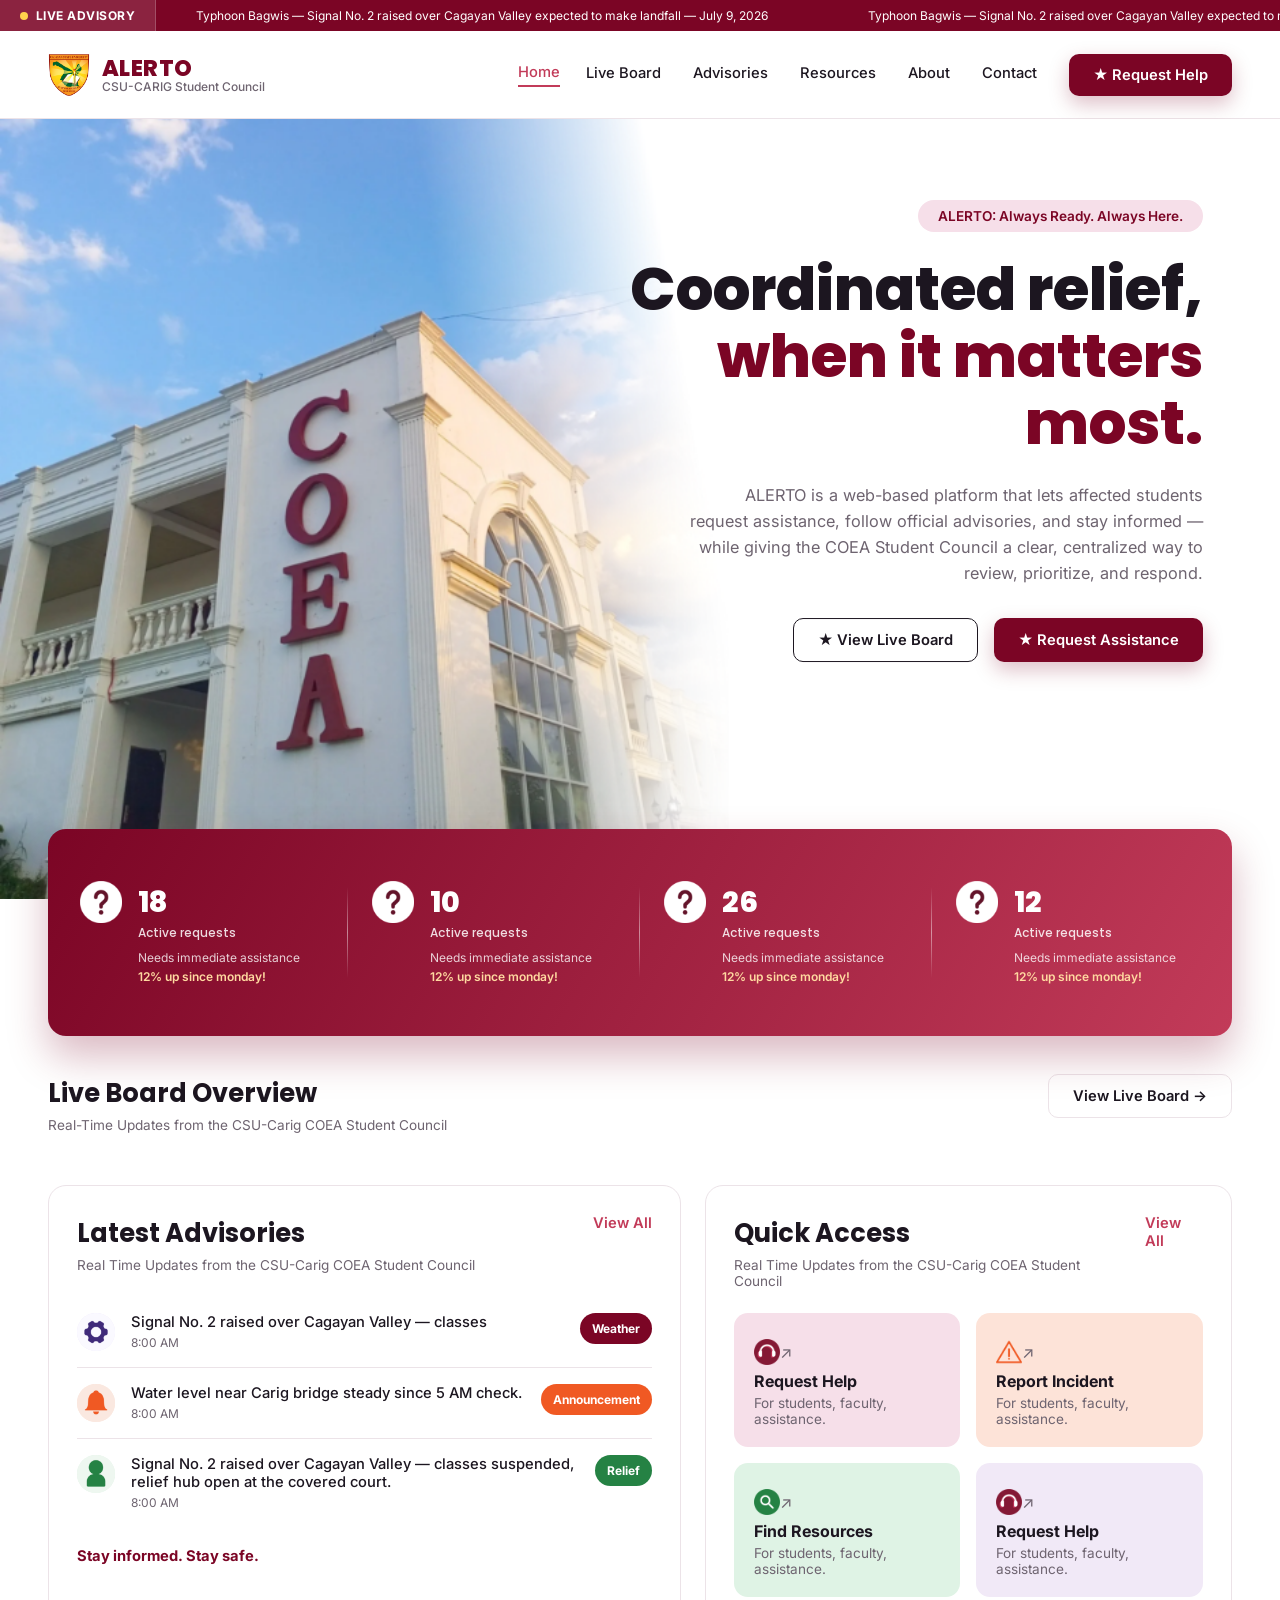
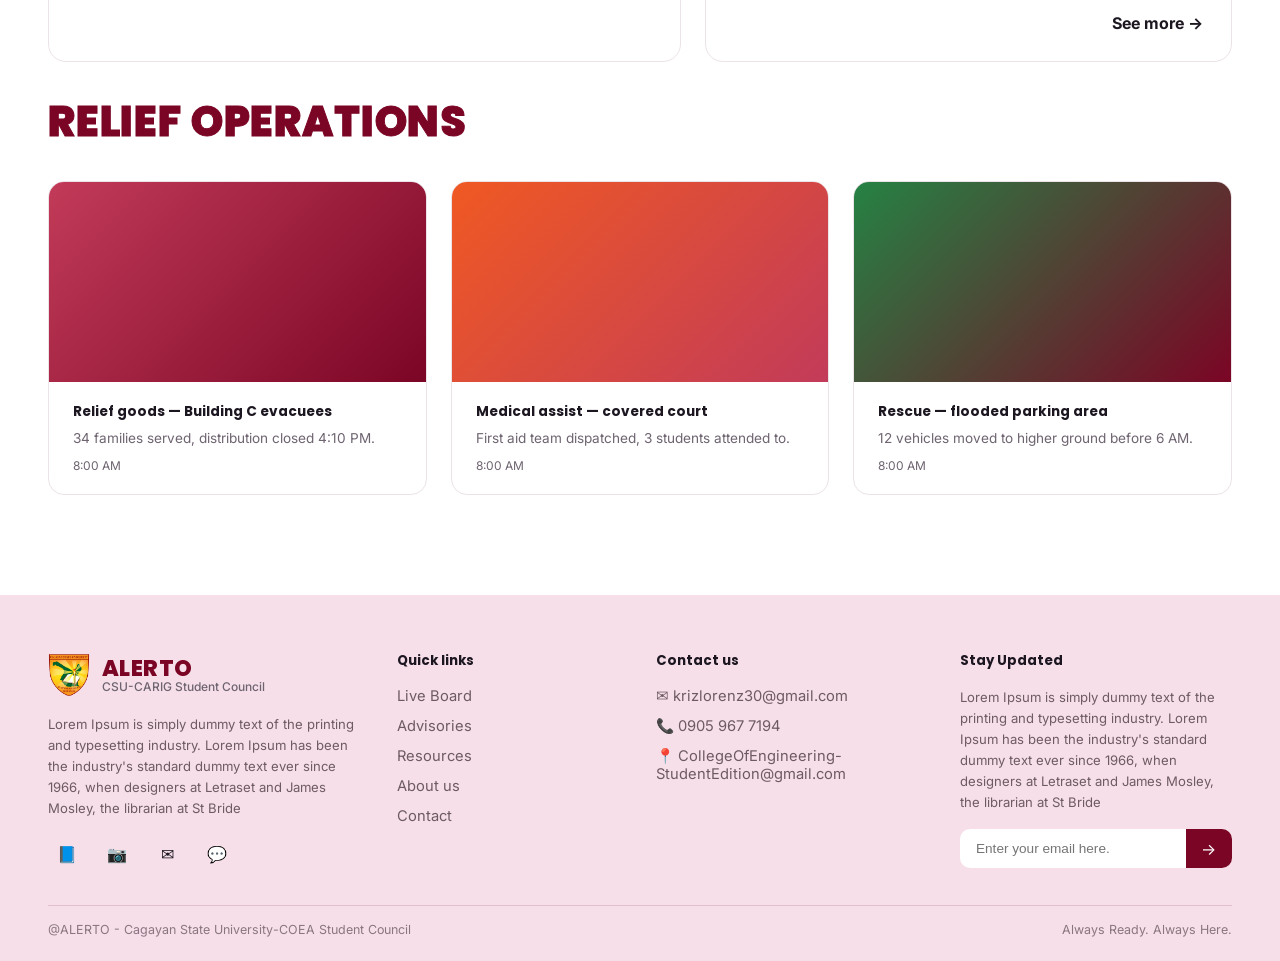
<file: index.html>
<!DOCTYPE html>
<html lang="en">
  <head>
    <meta charset="UTF-8">
    <meta name="viewport" content="width=device-width, initial-scale=1.0">
    <title>ALERTO — CSU-Carig Student Council</title>
    <link rel="preconnect" href="https://fonts.googleapis.com">
    <link href="https://fonts.googleapis.com/css2?family=Poppins:wght@400;500;600;700;800&family=Inter:wght@400;500;600&display=swap" rel="stylesheet">

    <link rel="stylesheet" href="styles/variables.css">
    <link rel="stylesheet" href="styles/base.css">
    <link rel="stylesheet" href="styles/layout.css">
    <link rel="stylesheet" href="styles/components.css">
    <link rel="stylesheet" href="styles/sections.css">
    <link rel="stylesheet" href="styles/animations.css">
    <link rel="stylesheet" href="styles/utilities.css">
  </head>
  <body>
    <div class="ticker-bar">
      <div class="live-tag"><span class="dot"></span> LIVE ADVISORY</div>
      <div class="ticker-track">
        <div class="ticker-content">
          <span>Typhoon Bagwis — Signal No. 2 raised over Cagayan Valley expected to make landfall — July 9, 2026</span>
          <span>Typhoon Bagwis — Signal No. 2 raised over Cagayan Valley expected to make landfall — July 9, 2026</span>
          <span>Typhoon Bagwis — Signal No. 2 raised over Cagayan Valley expected to make landfall — July 9, 2026</span>
        </div>
      </div>
    </div>

    <header class="navbar">
      <div class="brand">
        <div class="logo">
          <img src="logo/csulogo.png" alt="CSU Logo">
        </div>

        <div class="brand-text">
          <span class="brand-name">ALERTO</span>
          <span class="brand-sub">CSU-CARIG Student Council</span>
        </div>
      </div>

      <nav class="main-nav">
        <a href="#" class="active">Home</a>
        <a href="#">Live Board</a>
        <a href="#">Advisories</a>
        <a href="#">Resources</a>
        <a href="#">About</a>
        <a href="#">Contact</a>
      </nav>

      <button class="menu-toggle" id="menuToggle" aria-label="Toggle Menu">
        <span></span>
        <span></span>
        <span></span>
      </button>

      <div class="nav-right">
        <a href="#" class="btn btn-primary">
          ★ Request Help
        </a>
      </div>

    </header>

    <!-- Hero -->
    <section class="hero">
      <div class="hero-image">
        <img src="images/coea.png" alt="COEA building">

        <div class="hero-content">
          <span class="pill">ALERTO: Always Ready. Always Here.</span>
          <h1>Coordinated relief, <span>when it matters most.</span></h1>
          <p class="hero-copy">ALERTO is a web-based platform that lets affected students request assistance, follow official advisories, and stay informed — while giving the COEA Student Council a clear, centralized way to review, prioritize, and respond.</p>
          <div class="hero-actions">
            <a href="#" class="btn btn-outline">★ View Live Board</a>
            <a href="#" class="btn btn-primary">★ Request Assistance</a>
          </div>
        </div>
      </div>
    </section>

    <!-- Stat strip -->
    <section class="stat-strip">
      <a href="#" class="stat-item">
        <div class="stat-icon">
          <img src="icons/question.png" alt="list-icon">
        </div>
        <div class="stat-info">
          <div class="stat-number">18 <span>Active requests</span></div>
          <div class="stat-desc">Needs immediate assistance</div>
          <div class="stat-trend">12% up since monday!</div>
        </div>
      </a>
      <a href="#" class="stat-item">
        <div class="stat-icon">
          <img src="icons/question.png" alt="run-icon">
        </div>
        <div class="stat-info">
          <div class="stat-number">10 <span>Active requests</span></div>
          <div class="stat-desc">Needs immediate assistance</div>
          <div class="stat-trend">12% up since monday!</div>
        </div>
      </a>
      <a href="#" class="stat-item">
        <div class="stat-icon">
          <img src="icons/question.png" alt="call-icon">
        </div>
        <div class="stat-info">
          <div class="stat-number">26 <span>Active requests</span></div>
          <div class="stat-desc">Needs immediate assistance</div>
          <div class="stat-trend">12% up since monday!</div>
        </div>
      </a>
      <a href="#" class="stat-item">
        <div class="stat-icon">
          <img src="icons/question.png" alt="hat-icon">
        </div>
        <div class="stat-info">
          <div class="stat-number">12 <span>Active requests</span></div>
          <div class="stat-desc">Needs immediate assistance</div>
          <div class="stat-trend">12% up since monday!</div>
        </div>
      </a>
    </section>

    <!-- Live Board Overview -->
<section class="section">
    <div class="section-head">
        <div>
            <h2>Live Board Overview</h2>
            <p class="section-sub">
                Real-Time Updates from the CSU-Carig COEA Student Council
            </p>
        </div>
        <a href="#" class="btn btn-ghost">
            View Live Board →
        </a>
    </div>
</section>

    <!-- Advisories + Quick access -->
    <section class="section two-col">
      <div class="panel">
        <div class="section-head">
          <div>
            <h3>Latest Advisories</h3>
            <p class="section-sub">Real Time Updates from the CSU-Carig COEA Student Council</p>
          </div>
          <a href="#" class="link-view-all">View All</a>
        </div>

        <ul class="advisory-list">
          <li>
            <div class="advisory-icon icon-purple">
              <img src="icons/settings.png">
            </div>
            <div class="advisory-text">
              <p>Signal No. 2 raised over Cagayan Valley — classes</p>
              <span class="time">8:00 AM</span>
            </div>
            <span class="tag tag-weather">Weather</span>
          </li>
          <li>
            <div class="advisory-icon icon-orange">
              <img src="icons/notif.png">
            </div>
            <div class="advisory-text">
              <p>Water level near Carig bridge steady since 5 AM check.</p>
              <span class="time">8:00 AM</span>
            </div>
            <span class="tag tag-announcement">Announcement</span>
          </li>
          <li>
            <div class="advisory-icon icon-green">
              <img src="icons/user.png">
            </div>
            <div class="advisory-text">
              <p>Signal No. 2 raised over Cagayan Valley — classes suspended, relief hub open at the covered court.</p>
              <span class="time">8:00 AM</span>
            </div>
            <span class="tag tag-relief">Relief</span>
          </li>
        </ul>
        <p class="stay-informed">Stay informed. Stay safe.</p>
      </div>

      <div class="panel">
        <div class="section-head">
          <div>
            <h3>Quick Access</h3>
            <p class="section-sub">Real Time Updates from the CSU-Carig COEA Student Council</p>
          </div>
          <a href="#" class="link-view-all">View All</a>
        </div>

        <div class="quick-grid">
          <a href="#" class="quick-card qc-maroon">
            <div class="quick-top"><span class="quick-icon">
              <img src="icons/headphone.png">
            </span><span class="arrow">↗</span></div>
            <p class="quick-title">Request Help</p>
            <p class="quick-desc">For students, faculty, assistance.</p>
          </a>
          <a href="#" class="quick-card qc-orange">
            <div class="quick-top"><span class="quick-icon">
              <img src="icons/warning.png">
            </span><span class="arrow">↗</span></div>
            <p class="quick-title">Report Incident</p>
            <p class="quick-desc">For students, faculty, assistance.</p>
          </a>
          <a href="#" class="quick-card qc-green">
            <div class="quick-top"><span class="quick-icon">
              <img src="icons/search.png">
            </span><span class="arrow">↗</span></div>
            <p class="quick-title">Find Resources</p>
            <p class="quick-desc">For students, faculty, assistance.</p>
          </a>
          <a href="#" class="quick-card qc-pink">
            <div class="quick-top"><span class="quick-icon">
              <img src="icons/headphone.png">
            </span><span class="arrow">↗</span></div>
            <p class="quick-title">Request Help</p>
            <p class="quick-desc">For students, faculty, assistance.</p>
          </a>
        </div>
        <a href="#" class="see-more">See more →</a>
      </div>
    </section>

    <!-- Relief Operations -->
    <section class="section relief-section">
      <h2 class="relief-heading">RELIEF OPERATIONS</h2>
      <div class="relief-grid">
        <div class="relief-card">
          <div class="relief-img" style="background:linear-gradient(135deg,#C23B59,#7B0525)"></div>
          <div class="relief-info">
            <h4>Relief goods — Building C evacuees</h4>
            <p>34 families served, distribution closed 4:10 PM.</p>
            <span class="time">8:00 AM</span>
          </div>
        </div>
        <div class="relief-card">
          <div class="relief-img" style="background:linear-gradient(135deg,#F05923,#C23B59)"></div>
          <div class="relief-info">
            <h4>Medical assist — covered court</h4>
            <p>First aid team dispatched, 3 students attended to.</p>
            <span class="time">8:00 AM</span>
          </div>
        </div>
        <div class="relief-card">
          <div class="relief-img" style="background:linear-gradient(135deg,#258244,#7B0525)"></div>
          <div class="relief-info">
            <h4>Rescue — flooded parking area</h4>
            <p>12 vehicles moved to higher ground before 6 AM.</p>
            <span class="time">8:00 AM</span>
          </div>
        </div>
      </div>
    </section>

    <!-- Footer -->
    <footer class="site-footer">
      <div class="footer-grid">
        <div class="footer-brand">
          <div class="brand">
            <div class="logo" aria-hidden="true">
              <img  src="logo/csulogo.png">
            </div>
            <div class="brand-text">
              <span class="brand-name">ALERTO</span>
              <span class="brand-sub">CSU-CARIG Student Council</span>
            </div>
          </div>
          <p class="footer-desc">Lorem Ipsum is simply dummy text of the printing and typesetting industry. Lorem Ipsum has been the industry's standard dummy text ever since 1966, when designers at Letraset and James Mosley, the librarian at St Bride</p>
          <div class="social-row">
            <span>📘</span><span>📷</span><span>✉</span><span>💬</span>
          </div>
        </div>

        <div class="footer-col">
          <h5>Quick links</h5>
          <a href="#">Live Board</a>
          <a href="#">Advisories</a>
          <a href="#">Resources</a>
          <a href="#">About us</a>
          <a href="#">Contact</a>
        </div>

        <div class="footer-col">
          <h5>Contact us</h5>
          <a href="mailto:krizlorenz30@gmail.com">✉ krizlorenz30@gmail.com</a>
          <a href="tel:09059677194">📞 0905 967 7194</a>
          <a href="#">📍 CollegeOfEngineering-StudentEdition@gmail.com</a>
        </div>

        <div class="footer-col">
          <h5>Stay Updated</h5>
          <p class="footer-desc small">Lorem Ipsum is simply dummy text of the printing and typesetting industry. Lorem Ipsum has been the industry's standard dummy text ever since 1966, when designers at Letraset and James Mosley, the librarian at St Bride</p>
          <form class="subscribe-form">
            <input type="email" placeholder="Enter your email here.">
            <button type="submit">→</button>
          </form>
        </div>
      </div>

      <div class="footer-bottom">
        <span>@ALERTO - Cagayan State University-COEA Student Council</span>
        <span>Always Ready. Always Here.</span>
      </div>
    </footer>

  </body>
</html>
</file>
<file: styles/variables.css>
:root {

  /* Color */
--maroon-dark: #7B0525;
--maroon-mid:  #C23B59;
--orange:      #F05923;
--green:       #258244;
--pink-light:  #F6DFE9;

--ink:   #1C1620;
--grey:  #6E6470;
--grey-soft: #8A7680;   /* footer-bottom text, previously hard-coded  */
--grey-footer: #6E5A63; /* footer copy, previously hard-coded         */

--border: #ECE3E8;
--white:  #FFFFFF;

/* Tinted icon backgrounds — named the same as the classes that use
  them so it's obvious where each one belongs. */
--tint-maroon: var(--pink-light);
--tint-orange: #FDE3D8;
--tint-dark:   #ECECEC;
--tint-purple: #EDE6FB;
--tint-green:  #DFF3E5;
--tint-pink:   #F1E9F7;

  /*  Typography */
--font-display: "Poppins", sans-serif;
--font-body: "Inter", sans-serif;

--fs-sm:   0.75rem;   /* 12px — captions, timestamps, trends       */
--fs-base: 0.85rem;   /* 13.6px — small copy (desc, quick-desc)    */
--fs-md:   0.92rem;   /* body copy inside cards / nav               */
--fs-lg:   1.02rem;   /* hero paragraph                              */
--fs-xl:   1.4rem;    /* brand name                                  */
--fs-2xl:  1.6rem;    /* section headings                            */
--fs-3xl:  1.8rem;    /* stat numbers                                */
--fs-4xl:  2.6rem;    /* relief heading                              */    /* hero heading                                */

--space-1: 4px;
--space-2: 8px;
--space-3: 12px;
--space-4: 16px;
--space-5: 20px;
--space-6: 24px;
--space-7: 28px;
--space-8: 32px;
--space-10: 40px;
--space-12: 48px;
--space-14: 56px;
--space-15: 60px;
--space-20: 80px;
--space-25: 100px;

  /*  Radius  */
--radius-sm: 10px;
--radius-md: 14px;
--radius-lg: 16px;
--radius-xl: 18px;
--radius-full: 999px;

  /*  Shadow  */
--shadow-btn: 0 8px 20px rgba(123, 5, 37, 0.25);
--shadow-strip: 0 20px 40px rgba(123, 5, 37, 0.28);
--shadow-card-hover: 0 12px 24px rgba(0, 0, 0, 0.08);

  /*  Motion  */
--transition-fast: 0.15s;
--transition-base: 0.2s;
--ticker-duration: 22s;

  /* Layout */
--page-pad: 48px;
--page-pad-sm: 20px;

--portal-bg: #EFE6E7;                                    /* the soft box behind the login content */
--shadow-portal: 0 30px 60px -20px rgba(123, 5, 37, 0.22); /* card lift shadow */
}
</file>
<file: styles/base.css>
/* =====================================================================
  ALERTO — Base
  Reset + global element defaults. No component or section rules here.
   ===================================================================== */

* {
  box-sizing: border-box;
  margin: 0;
  padding: 0;
}

body {
  font-family: var(--font-body);
  color: var(--ink);
  background: var(--white);
  overflow-x: hidden;
}

a {
  text-decoration: none;
  color: inherit;
}

ul {
  list-style: none;
}

img {
  display: block;
  max-width: 100%;
}

h1, h2, h3, h4, h5 {
  font-family: var(--font-display);
  color: var(--ink);
}

button {
  font: inherit;
  cursor: pointer;
}

/* ---------- Accessible focus state ------------------------------------
  The original file had no visible focus indicator for keyboard users;
   this adds one without changing the mouse/visual experience. */
a:focus-visible,
button:focus-visible,
input:focus-visible {
  outline: 2px solid var(--maroon-mid);
  outline-offset: 2px;
}
</file>
<file: styles/layout.css>
.section {
  padding: 0 var(--page-pad) var(--space-15);
  margin-top: calc(var(--space-8) * -1);
}

.section-head {
  display: flex;
  justify-content: space-between;
  align-items: flex-start;
  gap: var(--space-5);
  margin-bottom: var(--space-6);
}

.section-head h2,
.section-head h3 {
  font-weight: 700;
  font-size: var(--fs-2xl);
}

.section-sub {
  color: var(--grey);
  font-size: var(--fs-base);
  margin-top: var(--space-1);
}

/*  Live Board grid  */
.board-grid {
  display: grid;
  grid-template-columns: repeat(4, 1fr);
  gap: var(--space-5);
}

/*  Advisories + Quick Access two-column split  */
.two-col {
  display: grid;
  grid-template-columns: 1.2fr 1fr;
  gap: var(--space-6);
}

.quick-grid {
  display: grid;
  grid-template-columns: 1fr 1fr;
  gap: var(--space-4);
}

/*  Relief Operations grid */
.relief-grid {
  display: grid;
  grid-template-columns: repeat(3, 1fr);
  gap: var(--space-6);
}

/*  Responsive  */
@media (max-width: 1000px) {
  .board-grid { grid-template-columns: repeat(2, 1fr); }
  .two-col { grid-template-columns: 1fr; }
  .relief-grid { grid-template-columns: 1fr; }
}

@media (max-width: 600px) {
  .section { padding: 0 var(--page-pad-sm) var(--space-10); }
  .quick-grid { grid-template-columns: 1fr; }
}
</file>
<file: styles/components.css>
/*  Buttons  */
.btn {
  display: inline-flex;
  align-items: center;
  gap: var(--space-2);
  padding: var(--space-3) var(--space-6);
  border-radius: var(--radius-sm);
  font-weight: 600;
  font-size: var(--fs-md);
  white-space: nowrap;
  transition: transform var(--transition-fast), box-shadow var(--transition-fast);
}

.btn:hover { transform: translateY(-2px); }

.btn-primary {
  background: var(--maroon-dark);
  color: var(--white);
  box-shadow: var(--shadow-btn);
}

.btn-outline {
  background: var(--white);
  color: var(--ink);
  border: 1.5px solid var(--ink);
}

.btn-ghost {
  background: var(--white);
  border: 1px solid var(--border);
  color: var(--ink);
  font-weight: 600;
}

/*  Tags / status pills  */
.tag {
  font-size: var(--fs-sm);
  font-weight: 700;
  padding: var(--space-2) var(--space-3);
  border-radius: var(--radius-full);
  color: var(--white);
  white-space: nowrap;
  height: fit-content;
}
.tag-weather      { background: var(--maroon-dark); }
.tag-announcement { background: var(--orange); }
.tag-relief        { background: var(--green); }

/*  Icon tint backgrounds  */
.icon-maroon { background: var(--tint-maroon); }
.icon-orange { background: var(--tint-orange); }
.icon-dark   { background: var(--tint-dark); }
.icon-purple { background: var(--tint-purple); }
.icon-green  { background: var(--tint-green); }

/*  Live Board card  */
.board-card {
  border: 1px solid var(--border);
  border-radius: var(--radius-lg);
  padding: var(--space-6);
  transition: box-shadow var(--transition-base), transform var(--transition-base);
}
.board-card:hover {
  box-shadow: var(--shadow-card-hover);
  transform: translateY(-3px);
}

.board-card-top {
  display: flex;
  justify-content: space-between;
  align-items: center;
  margin-bottom: var(--space-4);
}

.board-icon {
  width: 42px;
  height: 42px;
  border-radius: var(--radius-sm);
  display: flex;
  align-items: center;
  justify-content: center;
  font-size: 1.2rem;
}

.arrow { color: var(--grey); }

.board-number {
  font-family: var(--font-display);
  font-size: var(--fs-3xl);
  font-weight: 800;
}
.board-number span {
  display: block;
  font-size: var(--fs-sm);
  font-weight: 500;
  color: var(--grey);
}
.board-desc {
  font-size: var(--fs-sm);
  color: var(--grey);
  min-height: 16px;
  margin-top: var(--space-1);
}
.board-trend {
  font-size: var(--fs-sm);
  color: var(--green);
  font-weight: 600;
  margin-top: var(--space-2);
}

/* Panel (advisories / quick access wrapper)  */
.panel {
  border: 1px solid var(--border);
  border-radius: var(--radius-xl);
  padding: var(--space-7);
}

.link-view-all {
  font-weight: 600;
  color: var(--maroon-mid);
  font-size: var(--fs-md);
}

/*  Advisory list  */
.advisory-list li {
  display: flex;
  align-items: flex-start;
  gap: var(--space-4);
  padding: var(--space-4) 0;
  border-bottom: 1px solid var(--border);
}
.advisory-list li:last-child { border-bottom: none; }

.advisory-icon {
  width: 38px;
  height: 38px;
  border-radius: 50%;
  display: flex;
  align-items: center;
  justify-content: center;
  flex-shrink: 0;
  font-size: 1rem;
}

.advisory-text { flex: 1; }
.advisory-text p { font-size: var(--fs-md); font-weight: 500; }
.advisory-text .time { font-size: var(--fs-sm); color: var(--grey); }

.stay-informed {
  margin-top: var(--space-5);
  font-weight: 700;
  color: var(--maroon-dark);
  font-size: var(--fs-md);
}

/*  Quick access tiles  */
.quick-card {
  border-radius: var(--radius-md);
  padding: var(--space-5);
  display: block;
  transition: transform var(--transition-fast);
}
.quick-card:hover { transform: translateY(-3px); }

.qc-maroon { background: var(--tint-maroon); }
.qc-orange { background: var(--tint-orange); }
.qc-green  { background: var(--tint-green); }
.qc-pink   { background: var(--tint-pink); }

.quick-top {
  width: 38px;
  height: 38px;
  border-radius: 50%;
  display: flex;
  align-items: center;
  justify-content: center;
  flex-shrink: 0;
  font-size: 1rem;
}
.quick-icon { font-size: 1.3rem; }
.quick-title { font-weight: 700; margin-bottom: var(--space-1); }
.quick-desc { font-size: var(--fs-base); color: var(--grey); }

.see-more {
  display: block;
  text-align: right;
  margin-top: var(--space-4);
  font-weight: 700;
  color: var(--ink);
}

/*  Relief operation card  */
.relief-card {
  border-radius: var(--radius-lg);
  overflow: hidden;
  border: 1px solid var(--border);
}
.relief-img { height: 200px; }
.relief-info { padding: var(--space-5) var(--space-6); }
.relief-info h4 { font-size: var(--fs-base); margin-bottom: var(--space-2); }
.relief-info p { font-size: 0.85rem; color: var(--grey); margin-bottom: var(--space-2); }
.relief-info .time { font-size: var(--fs-sm); color: var(--grey); }

/*  Newsletter form (footer)  */
.subscribe-form {
  display: flex;
  margin-top: var(--space-3);
  border-radius: var(--radius-sm);
  overflow: hidden;
  background: var(--white);
}
.subscribe-form input {
  flex: 1;
  border: none;
  padding: var(--space-3) var(--space-4);
  font-size: var(--fs-base);
  outline: none;
  background: transparent;
}
.subscribe-form button {
  background: var(--maroon-dark);
  color: var(--white);
  border: none;
  width: 46px;
  font-size: 1rem;
}

/*  Portal card (login)  */
.portal-card {
  background: var(--white);
  border-radius: var(--radius-xl);
  box-shadow: var(--shadow-portal);
  padding: var(--space-8);
}

.portal-head {
  display: flex;
  gap: var(--space-4);
  align-items: flex-start;
  margin-bottom: var(--space-6);
}

.portal-avatar {
  width: 56px;
  height: 56px;
  border-radius: 50%;
  display: flex;
  align-items: center;
  justify-content: center;
  flex-shrink: 0;
}

.portal-title {
  font-size: var(--fs-2xl);
  font-weight: 800;
  color: var(--maroon-dark);
  margin-bottom: var(--space-1);
}

.portal-sub {
  font-size: var(--fs-base);
  color: var(--grey);
  line-height: 1.4;
}

/*  OR divider  */
.divider-or {
  display: flex;
  align-items: center;
  gap: var(--space-3);
  margin: var(--space-6) 0;
  color: var(--grey);
  font-size: var(--fs-sm);
  font-weight: 700;
}
.divider-or::before,
.divider-or::after {
  content: "";
  flex: 1;
  height: 1px;
  background: var(--border);
}

/*  OAuth buttons  */
.oauth-group {
  display: flex;
  flex-direction: column;
  gap: var(--space-3);
}

/* Shared shape/behavior for both social sign-in buttons */
.oauth-button-google,
.oauth-button-facebook {
  display: flex;
  align-items: center;
  justify-content: center;
  gap: var(--space-3);
  width: 100%;
  padding: var(--space-3) var(--space-6);
  border-radius: var(--radius-sm);
  font-weight: 600;
  font-size: var(--fs-md);
  transition: .2s ease;
}

.oauth-button-google:hover,
.oauth-button-facebook:hover {
  transform: translateY(-2px);
}

/* Google — white background, subtle border */
.oauth-button-google {
  background: var(--white);
  border: 1.5px solid var(--border);
  color: var(--ink);
}
.oauth-button-google:hover {
  border-color: var(--maroon-mid);
}

/* Facebook — brand blue, matches Facebook's own button style */
.oauth-button-facebook {
  background: #1877F2;
  border: 1.5px solid #1877F2;
  color: var(--white);
}
.oauth-button-facebook:hover {
  background: #1461C9;
  border-color: #1461C9;
}

/*  Hotline callout  */
.hotline-box {
  display: flex;
  gap: var(--space-3);
  align-items: flex-start;
  background: var(--pink-light);
  border-radius: var(--radius-md);
  padding: var(--space-4) var(--space-5);
  margin-top: var(--space-6);
}

.hotline-label {
  font-size: var(--fs-md);
  font-weight: 700;
  color: var(--maroon-dark);
}
.hotline-sub {
  font-size: var(--fs-base);
  color: var(--grey);
  margin: 2px 0 4px;
}
.hotline-number {
  font-size: var(--fs-lg);
  font-weight: 800;
  color: var(--maroon-dark);
}

/*  Admin link  */
.admin-link {
  display: block;
  text-align: center;
  margin-top: var(--space-6);
}

/*  Icon sizing for <img>-based icons inside the portal card  */
.portal-avatar img {
  width: 26px;
  height: 26px;
  object-fit: contain;
}

.btn-icon {
  width: 16px;
  height: 16px;
  object-fit: contain;
}

/* Icon inside either social sign-in button */
.oauth-button-icon {
  width: 18px;
  height: 18px;
  object-fit: contain;
}

.inline-icon {
  width: 12px;
  height: 12px;
  object-fit: contain;
  vertical-align: middle;
}

.hotline-box .advisory-icon img {
  width: 16px;
  height: 16px;
  object-fit: contain;
}

.btn,
.oauth-button-google,
.oauth-button-facebook,
.link-view-all {
  text-decoration: none;
}
</file>
<file: styles/sections.css>
.ticker-bar {
  background: var(--maroon-dark);
  color: var(--white);
  display: flex;
  align-items: center;
  font-size: var(--fs-sm);
  overflow: hidden;
}

.live-tag {
  flex-shrink: 0;
  background: rgba(255, 255, 255, 0.12);
  padding: var(--space-2) var(--space-5);
  display: flex;
  align-items: center;
  gap: var(--space-2);
  font-weight: 700;
  letter-spacing: 0.04em;
  border-right: 1px solid rgba(255, 255, 255, 0.2);
}

.dot {
  width: 8px;
  height: 8px;
  border-radius: 50%;
  background: #FFD24C;
  display: inline-block;
}

.ticker-track {
  flex: 1;
  overflow: hidden;
  white-space: nowrap;
}

.ticker-content {
  display: inline-flex;
  gap: var(--space-15);
  padding-left: var(--space-10);
  animation: scroll-left var(--ticker-duration) linear infinite;
}
.ticker-content span { padding-right: var(--space-10); }

/*  NAVBAR  */
.navbar {
  display: flex;
  align-items: center;
  justify-content: space-between;
  padding: var(--space-5) var(--page-pad);
  border-bottom: 1px solid var(--border);
}

.brand {
  display: flex;
  align-items: center;
  gap: var(--space-3);
}

.brand-text {
  display: flex;
  flex-direction: column;
  line-height: 1.1;
}

.brand-name {
  font-family: var(--font-display);
  font-weight: 800;
  font-size: var(--fs-xl);
  color: var(--maroon-dark);
  letter-spacing: 0.02em;
}

.brand-sub {
  font-size: var(--fs-sm);
  color: var(--grey);
  font-weight: 500;
}

.logo img {
  width: 42px;
  height: 47px;
  object-fit: contain;
}

.main-nav {
  display: flex;
  align-items: center;
  gap: var(--space-8);
  margin-left: auto;     
  margin-right: var(--space-8);  
  font-weight: 500;
  font-size: var(--fs-md);
  color: var(--ink);
  overflow-y:auto;
}

.main-nav a {
  padding-bottom: var(--space-1);
  transition: color var(--transition-base);
  transition: .3s ease;
}
.main-nav a:hover,
.main-nav a.active {
  color: var(--maroon-mid);
  border-bottom: 2px solid var(--maroon-mid);
  transform:translateX(6px);
}

/*  HAMBURGER  */

.menu-toggle {
  display: none;
  width: 52px;
  height: 52px;
  background: transparent;
  border: none;
  cursor: pointer;
  position: relative;
  z-index: 1002;
}

.menu-toggle span{
  position:absolute;
  left:11px;
  width:30px;
  height:3px;
  background:var(--maroon-dark);
  border-radius:999px;
  transition:.35s ease;
}
/* Top line */
.menu-toggle span:nth-child(1){
  top:16px;
}
/* Middle line */
.menu-toggle span:nth-child(2){
  top:24px;
}
/* Bottom line */
.menu-toggle span:nth-child(3){
  top:32px;
}
.menu-toggle.active span:nth-child(1){
  top:24px;
  transform:rotate(45deg);
}
.menu-toggle.active span:nth-child(2){
  opacity:0;
}
.menu-toggle.active span:nth-child(3){
  top:24px;
  transform:rotate(-45deg);
}

.menu-overlay{
  position:fixed;
  inset:0;
  background:rgba(0,0,0,.45);
  opacity:0;
  visibility:hidden;
  transition:.3s;
  z-index:999;
}

.menu-overlay.active{
  opacity:1;
  visibility:visible;
}

/*  HERO  */
.hero{
  position: relative;
  width:100%;
  height: calc(100vh - 120px); 
  min-height:700px;
  max-height:900px;
  overflow:hidden;
}

.hero-image{
  position:absolute;
  inset:0;
  width:100%;
  height:100%;
}

.hero-image img{
  width:100%;
  height:100%;
  object-fit:cover;
  object-position:left 80%;
}

.hero-content{
    position: absolute;
    top: 40%;
    right: 6%;
    transform: translateY(-50%);
    width: 600px;
    max-width: 60%;
    display: flex;
    flex-direction: column;
    align-items: flex-end; 
    text-align: right;       
    z-index: 5;
}

.pill {
  display: inline-block;
  background: var(--pink-light);
  color: var(--maroon-dark);
  padding: var(--space-2) var(--space-5);
  border-radius: var(--radius-full);
  font-size: var(--fs-base);
  font-weight: 600;
  margin-bottom: var(--space-6);
}

.hero h1 {
  font-size: 60px;
  line-height: 1.12;
  font-weight: 800;
  text-align: right;
  color: var(--ink);
  margin-bottom: var(--space-6);
}
.hero h1 span {
  color: var(--maroon-dark);
  display: block;
}

.hero-copy {
  color: var(--grey);
  font-size: var(--fs-lg);
  line-height: 1.6;
  text-align: right;
  max-width: 520px;
  margin-bottom: var(--space-8);
}

.hero-actions {
  display: flex;
  gap: var(--space-4);
  flex-wrap: wrap;
  justify-content: flex-end;
}

.stat-strip {
  background: linear-gradient(120deg, var(--maroon-dark), var(--maroon-mid));
  margin: 0 var(--page-pad);
  border-radius: var(--radius-xl);
  display: grid;
  grid-template-columns: repeat(4, 1fr);
  padding: var(--space-8) var(--space-2);
  overflow: hidden;
  transform: translateY(calc(var(--space-15) * -1 - 10px));
  box-shadow: var(--shadow-strip);
}

.stat-item {
  position: relative;
  display: flex;
  align-items: flex-start;
  gap: var(--space-4);
  padding: var(--space-5) var(--space-6);
  color: var(--white);
  text-decoration: none;
  border-radius: 18px;
  overflow: hidden;
  cursor: pointer;
  transition:
    transform 0.35s ease,
    background 0.35s ease,
    box-shadow 0.35s ease;
}

.stat-item:hover {
  transform: translateY(-10px);
  background: rgba(255, 255, 255, 0.08);
  box-shadow:
    inset 0 1px 0 rgba(255,255,255,.08),
    0 18px 35px rgba(0,0,0,.18);
}

/* Top Glow */
.stat-item::before{
  content:"";
  position:absolute;
  top:0;
  left:20%;
  right:20%;
  height:2px;
  background:linear-gradient(
    90deg,
    transparent,
    rgba(255,255,255,.7),
    transparent
  );
  opacity:0;
  transition:opacity .35s ease;
}

.stat-item:hover::before{
  opacity:1;
}

/*  STAT DIVIDERS  */

.stat-item:not(:last-child)::after{
  content:"";
  position:absolute;
  top:18%;
  right:0;
  width:1px;
  height:64%;
  background:linear-gradient(
    to bottom,
    transparent 0%,
    rgba(255,255,255,.35) 25%,
    rgba(255,255,255,.65) 50%,
    rgba(255,255,255,.35) 75%,
    transparent 100%
  );
  transition:
    opacity .35s ease,
    transform .35s ease;
}

.stat-item:hover::after{
    opacity:1;
    transform:scaleY(1.08);
}

.stat-item:not(:hover)::after{
    opacity:.75;
}

.stat-icon {
  width: 42px;
  height: 42px;
  display: flex;
  justify-content: center;
  align-items: center;
  flex-shrink: 0;
  transition: transform 0.35s ease;
}

.stat-icon img {
  width: 60px;
  height: 60px;
  object-fit: contain;
}

.stat-item:hover .stat-icon{
  transform:
    translateY(-4px)
    scale(1.15)
    rotate(-8deg);
}

.stat-number {
  font-family: var(--font-display);
  font-size: var(--fs-3xl);
  font-weight: 800;
  transition: transform 0.35s ease;
}

.stat-item:hover .stat-number{
  transform:scale(1.08);
  text-shadow:
    0 0 10px rgba(255,255,255,.35);
}

.stat-number span {
  display: block;
  font-size: var(--fs-sm);
  font-weight: 500;
  color: rgba(255, 255, 255, 0.85);
}

.stat-desc {
  font-size: var(--fs-sm);
  color: rgba(255, 255, 255, 0.8);
  margin-top: var(--space-2);
}
.stat-trend {
  font-size: var(--fs-sm);
  color: #FFD9A0;
  margin-top: var(--space-1);
  font-weight: 600;
}

/* RELIEF OPERATIONS HEADING  */
.relief-heading {
  font-family: var(--font-display);
  font-weight: 800;
  font-size: var(--fs-4xl);
  color: var(--maroon-dark);
  letter-spacing: 0.02em;
  margin-bottom: var(--space-7);
  -webkit-text-stroke: 1px var(--maroon-dark);
}

/* FOOTER  */
.site-footer {
  background: var(--pink-light);
  padding: var(--space-14) var(--page-pad) var(--space-6);
  margin-top: var(--space-10);
}

.footer-grid {
  display: grid;
  grid-template-columns: 1.4fr 1fr 1.2fr 1.2fr;
  gap: var(--space-8);
  padding-bottom: var(--space-8);
}

.footer-desc {
  font-size: 0.82rem;
  color: var(--grey-footer);
  line-height: 1.6;
  margin: var(--space-4) 0;
  max-width: 320px;
}
.footer-desc.small { 
  max-width: 280px;
}

.social-row {
  display: flex;
  gap: var(--space-3);
  align-items: center;
}

.social-row span {
  width: 38px;
  height: 38px;
  display: flex;
  align-items: center;
  justify-content: center;
}

.social-row img {
  width: 20px;
  height: 20px;
  object-fit: contain;
}

.social-row img:hover {
    transform: scale(1.1);
}

.footer-col h5 {
  font-family: var(--font-display);
  font-weight: 700;
  margin-bottom: var(--space-4);
  color: var(--ink);
}
.footer-col a {
  display: flex;
  align-items: center;
  gap: var(--space-2);
  font-size: var(--fs-md);
  color: var(--grey-footer);
  margin-bottom: var(--space-3);
}
.footer-col a:hover { color: var(--maroon-dark); }

.footer-bottom {
  border-top: 1px solid rgba(123, 5, 37, 0.15);
  padding-top: var(--space-4);
  display: flex;
  justify-content: space-between;
  font-size: var(--fs-xs, 0.78rem);
  color: var(--grey-soft);
}

/*  LOGIN / PORTAL SECTION  */
.login-wrap {
  background: var(--portal-bg);
  border-radius: var(--radius-xl);
  margin: var(--space-15) var(--page-pad);
  padding: var(--space-14) var(--space-10);
  display: grid;
  grid-template-columns: 1.15fr 1fr;
  align-items: center;
  gap: var(--space-10);
}

.pill-solid {
  background: var(--white);
  box-shadow: 0 2px 6px rgba(0,0,0,0.05);
}

.login-heading {
  font-size: 60px;
  line-height: 1.05;
  font-weight: 800;
  margin: var(--space-6) 0 var(--space-6);
}
.login-heading span {
  display: block;
  color: var(--maroon-dark);
}

.login-sub {
  color: var(--grey);
  font-size: var(--fs-lg);
  line-height: 1.6;
  max-width: 480px;
}


/*Responsive*/
@media (max-width: 1000px) {
  /* HERO */
  .hero{
    position: relative;
    height: 700px;
    min-height: 700px;
    padding: 0;
  }

  .hero-image{
    position: relative;
    width: 100%;
    height: 420px;
  }

  .hero-image img{
    object-position: center;
  }

  .hero-content{
  position: absolute;
  top: 50%;
  right: 6%;
  transform: translateY(-50%);
  width: 90%;
  max-width: 500px;
  align-items: flex-end;
  text-align: right;
  z-index: 5;
}

  .hero h1{
    font-size: 3.2rem;
    text-align: center;
  }

  .hero-copy{
    max-width: 700px;
    text-align: center;
  }

  .hero-actions{
    width:100%;
    justify-content:center;
  }

  /* STAT STRIP */
.stat-strip{
    grid-template-columns:repeat(2,1fr);
    transform:translateY(calc(var(--space-8) * -1));
  }

  .footer-grid{
    grid-template-columns:1fr 1fr;
  }

  .menu-toggle{
    display:block;
  }

    /* Hide desktop nav */
  .main-nav{
    position:fixed;
    top:0;
    right:-320px;
    width:300px;
    height:100vh;
    background:#fff;
    display:flex;
    flex-direction:column;
    align-items:flex-start;
    justify-content:flex-start;
    gap:28px;
    padding:110px 40px;
    box-shadow:-12px 0 40px rgba(0,0,0,.15);
    transition:right .35s ease;
    z-index:1000;
    }

  .main-nav.active{
    right:0;
  }

  .login-wrap {
    grid-template-columns: 1fr;
    margin: var(--space-10) var(--page-pad-sm);
    padding: var(--space-10) var(--space-6);
    text-align: center;
  }
  .login-sub {
    margin: 0 auto;
  }
}

@media (max-width:600px){

  .navbar{
    padding:20px;
  }

  .hero{
    position: relative;
    height: 620px;
    min-height: 620px;
    padding: 0;
  }

  .hero-image{
    position: absolute;
    inset: 0;
    width: 100%;
    height: 100%;
  }

  .hero-image img{
    width: 100%;
    height: 100%;
    object-fit: cover;
    object-position: center;
  }

  .hero-content{
    position: absolute;
    top: 52%;
    right: 20px;
    transform: translateY(-50%);
    width: calc(100% - 40px);
    max-width: 340px;
    align-items: flex-end;
    text-align: right;
    z-index: 5;
  }

  .hero h1{
    font-size: 2.3rem;
    line-height: 1.1;
  }

  .hero-copy{
    font-size: 1rem;
    max-width: 100%;
  }

  .hero-actions{
    justify-content: flex-end;
  }

  .hero-actions .btn{
    width:100%;
    justify-content:center;
  }

  .stat-strip{
    grid-template-columns:1fr;
    margin:0 20px;
  }

  .stat-item{
    border-bottom:1px solid rgba(255,255,255,.15);
  }

  .stat-item:last-child{
    border-bottom:none;
  }

  /* Hide vertical dividers on mobile */
  .stat-item::after{
    display:none;
  }

  .footer-grid{
    grid-template-columns:1fr;
  }

  .footer-bottom{
    flex-direction:column;
    text-align:center;
    gap:12px;
  }

  .login-heading { 
    font-size: 2.4rem; 
  }
}
</file>
<file: styles/animations.css>
/* =====================================================================
  ALERTO — Animations
  Keyframes only. Hover/transition declarations live next to the
  component they affect (components.css / sections.css).
   ===================================================================== */

@keyframes scroll-left {
  from { transform: translateX(0); }
  to   { transform: translateX(-50%); }
}

@media (prefers-reduced-motion: reduce) {
  .ticker-content { animation: none; }
}
</file>
<file: styles/utilities.css>
/* =====================================================================
   ALERTO — Utilities
   Small, single-purpose helpers. Keep this list short — promote a
   pattern to components.css if it starts repeating a lot.
   ===================================================================== */

.text-center { text-align: center; }
.text-muted  { color: var(--grey); }

.w-full { width: 100%; justify-content: center; }

.icon {
   display: block;
   object-fit: contain;
}
.icon-sm {
   width: 14px; height: 14px; 
}
.icon-md {
   width: 18px; height: 18px; 
}
.icon-lg { 
   width: 26px; height: 26px; 
}
</file>
